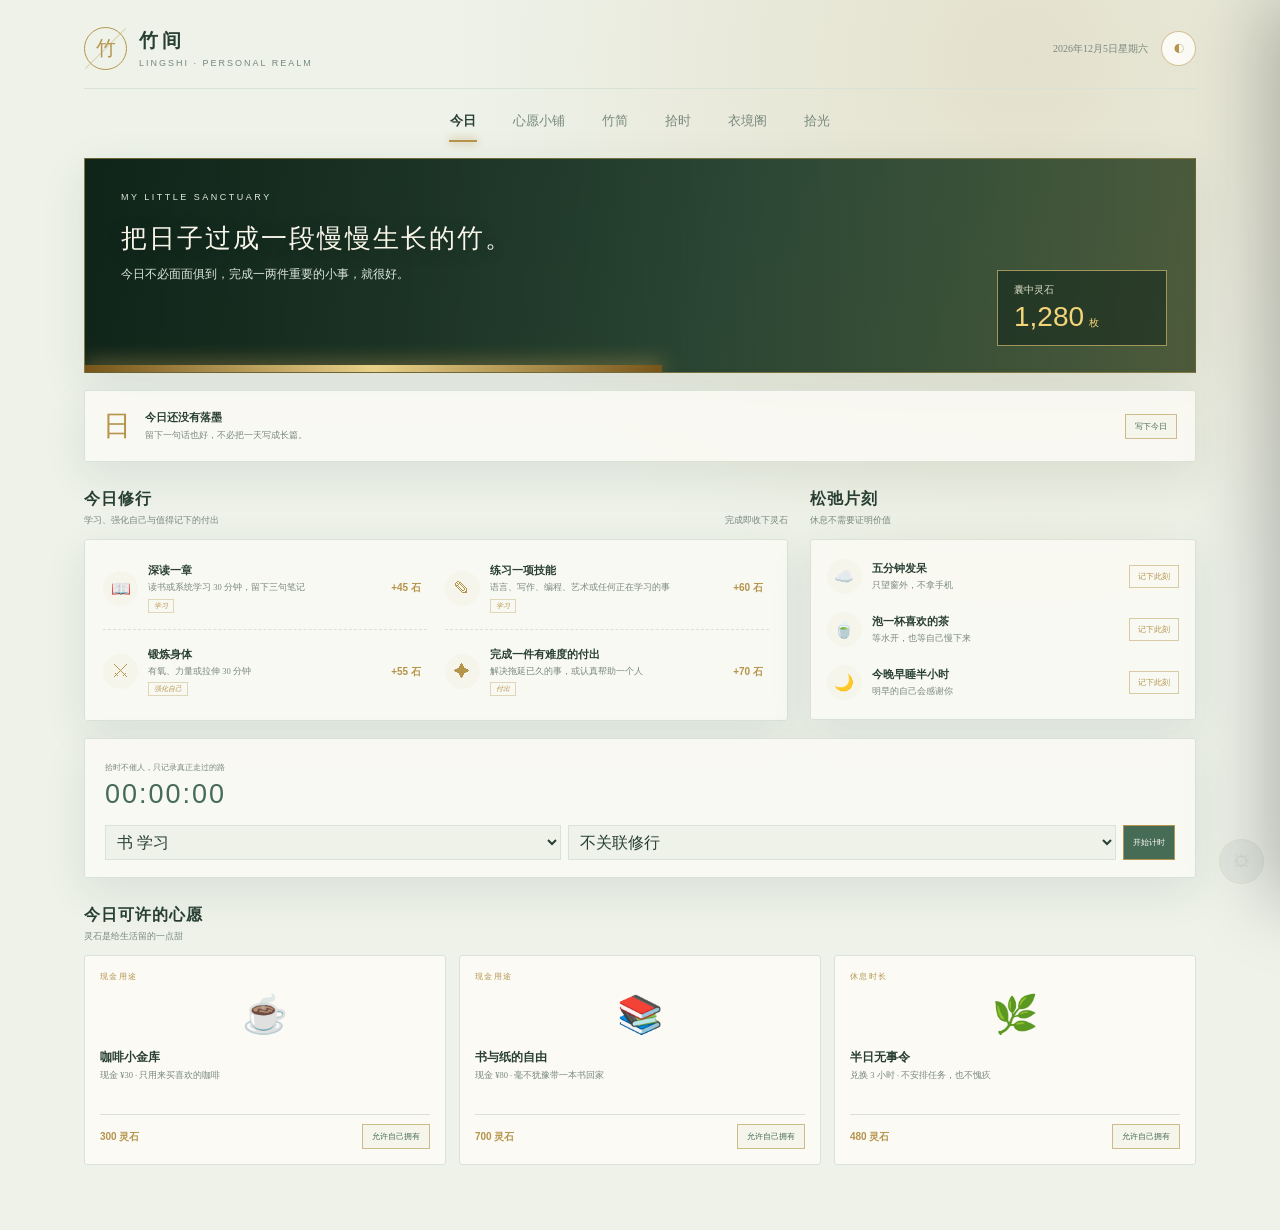
<file: 竹间灵石系统/index.html>
<!doctype html>
<html lang="zh-CN">
<head>
  <meta charset="utf-8">
  <meta name="viewport" content="width=device-width,initial-scale=1">
  <meta name="description" content="可扩展的个人任务、灵石、心愿与主题系统">
  <title>竹间灵石系统</title>
  <link rel="stylesheet" href="./styles/core.css">
</head>
<body>
  <div id="theme-layer" aria-hidden="true"></div>
  <div class="app-shell">
    <header class="app-header">
      <div class="brand"><div class="brand-seal">竹</div><div><h1 data-profile-name>竹间</h1><small>LINGSHI · PERSONAL REALM</small></div></div>
      <div class="header-actions"><span id="today-date"></span><button class="icon-button" id="quick-night" title="昼夜切换">◐</button></div>
    </header>
    <nav class="main-nav" id="main-nav" aria-label="主要页面"></nav>
    <main id="page-root"></main>
  </div>
  <button class="secret-gear" id="settings-open" title="进入墨房" aria-label="打开设置">⚙</button>
  <div class="scrim" id="scrim"></div>
  <aside class="drawer" id="settings-drawer" aria-label="墨房设置">
    <header class="drawer-header"><div><h2>墨房</h2><p>界面编辑、扩展管理与 AI 批量修改</p></div><button class="bare-button" id="settings-close">×</button></header>
    <nav class="drawer-nav" id="settings-nav"></nav>
    <div class="drawer-content" id="settings-content"></div>
  </aside>
  <div class="modal-backdrop" id="modal-backdrop"><section class="modal-card" id="modal-card"></section></div>
  <div class="toast" id="toast"></div>
  <script src="./core/runtime.js"></script>
  <script src="./core/storage.js"></script>
  <script src="./core/services.js"></script>
  <script src="./core/config-engine.js"></script>
  <script src="./core/theme-engine.js"></script>
  <script src="./core/shell.js"></script>
  <script src="./extensions/registry.generated.js"></script>
  <script src="./core/boot.js"></script>
</body>
</html>
</file>
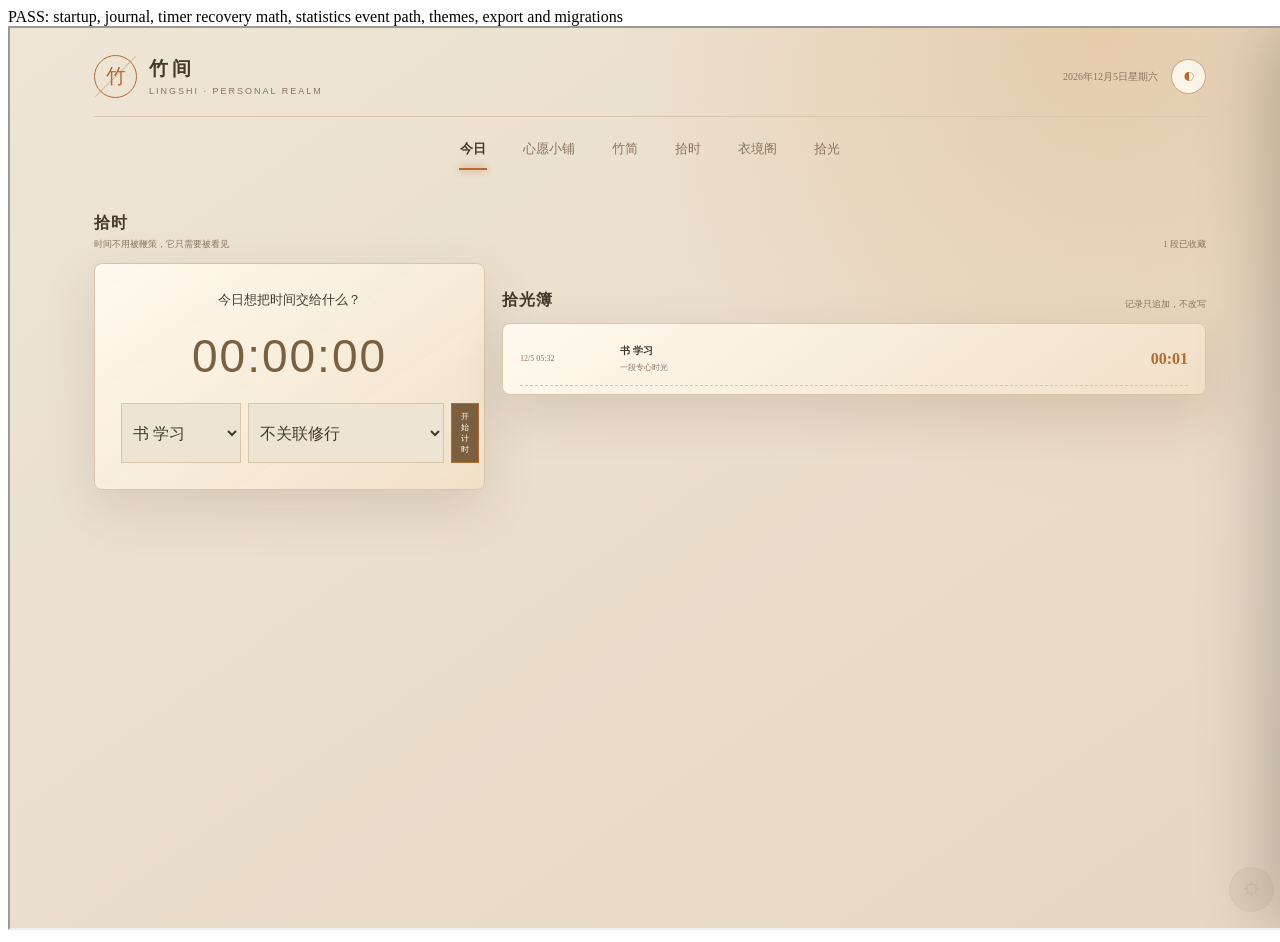
<file: tests/smoke.html>
<!doctype html><meta charset="utf-8"><title>竹间灵石系统冒烟测试</title><div id="result" data-status="RUNNING">RUNNING</div><iframe id="app" src="../竹间灵石系统/index.html" style="width:1280px;height:900px"></iframe><script>
const out=document.getElementById('result'),frame=document.getElementById('app');let phase=0;
const assert=(v,m)=>{if(!v)throw Error(m)};
frame.onload=()=>setTimeout(()=>{try{
 const w=frame.contentWindow,L=w.Lingshi;assert(L,'Lingshi missing');assert(L.loader.failed.size===0,'extension failure: '+[...L.loader.failed].map(x=>x[0]+':'+x[1].message));assert(L.errors.length===0,'startup errors: '+JSON.stringify(L.errors));
 assert(L.loader.loaded.size===20,'expected 20 extensions, got '+L.loader.loaded.size);
 const journal=L.registries.systems.get('system.daily-journal').publicApi,timer=L.registries.systems.get('system.focus-timer').publicApi,sync=L.registries.systems.get('system.sync-contract').publicApi;
 if(phase===0){
  const date=new Date().toISOString().slice(0,10),entry=journal.save({date,mood:'明朗',body:'云端冒烟测试日记',tags:['测试'],taskIds:[]});
  assert(entry.id&&entry.revision===1&&entry.deviceId&&entry.deletedAt===null,'journal sync metadata');
  L.shell.activePage='page.journal';L.shell.renderPage();assert(w.document.querySelector('h2')?.textContent.includes('竹简'),'journal page');
  timer.start({categoryId:'learning'});const a=L.services.storage.getState().extensionData['system.focus-timer'].active;a.startedAt=new Date(Date.now()-125000).toISOString();
  timer.pause();const live=L.services.storage.getState().extensionData['system.focus-timer'].active;live.pauses[live.pauses.length-1].start=new Date(Date.now()-60000).toISOString();timer.resume();const session=timer.end();
  assert(session.durationMs>60000&&session.durationMs<70000,'timestamp/pause duration '+session.durationMs);assert(session.immutable&&session.revision===1,'immutable session metadata');
  assert(!L.services.storage.getState().economy.transactions.some(x=>x.meta?.timerSessionId===session.id),'reward must default off');
  phase=1;frame.contentWindow.location.reload();return;
 }
 assert(journal.list().some(x=>x.body==='云端冒烟测试日记'),'journal persistence');assert(timer.sessions().length===1&&!timer.active(),'timer persistence');
 L.shell.activePage='page.timer';L.shell.renderPage();assert(w.document.querySelector('h2')?.textContent.includes('拾时'),'timer page');
 for(const id of ['theme.thunderstorm','theme.burning-sky','theme.autumn-wind']){L.services.theme.grant(id,1);L.services.theme.activate(id);assert(w.document.body.dataset.theme===id,'theme activate '+id);assert(w.document.getElementById('theme-layer').children.length>0,'theme layer '+id)}
 const cfg=L.services.config.exportConfig();assert(cfg.extensionConfig['system.daily-journal']&&cfg.extensionConfig['system.focus-timer'],'config export namespaces');
 assert(L.services.storage.getState().extensions.migrationVersions['system.daily-journal']===1,'journal migration');
 out.dataset.status='PASS';out.textContent='PASS: startup, journal, timer recovery math, statistics event path, themes, export and migrations';
}catch(e){out.dataset.status='FAIL';out.textContent='FAIL: '+e.stack;console.error(e)}},150);
</script>
</file>
<file: 竹间灵石系统/styles/core.css>
:root{
  --color-background-primary:#eef2e9;--color-background-glow:rgba(181,148,76,.18);
  --color-surface-card:#fbfaf4;--color-surface-raised:#f5f5eb;--color-surface-glass:rgba(251,250,244,.88);
  --color-text-primary:#293f34;--color-text-muted:#78887d;--color-border-soft:#d9e2d6;
  --color-accent-primary:#476c55;--color-accent-secondary:#789179;--color-luxury:#b5944c;--color-luxury-bright:#ead28a;--color-danger:#a45f58;
  --shadow-card:0 14px 44px rgba(37,62,46,.09);--shadow-luxury:0 0 36px rgba(181,148,76,.12);
  --radius-card:3px;--radius-control:2px;--font-display:"Noto Serif SC","Songti SC",serif;--font-body:"Noto Serif SC","Microsoft YaHei",serif;
  --motion-fast:180ms;--motion-slow:520ms;--hero-image:none;--hero-overlay:linear-gradient(112deg,#294a37 0%,#4d7156 57%,#8a743b 145%);
}
*{box-sizing:border-box}html{scroll-behavior:smooth}body{margin:0;min-height:100vh;color:var(--color-text-primary);background:var(--color-background-primary);font-family:var(--font-body);transition:background var(--motion-slow),color var(--motion-fast);background-image:radial-gradient(circle at 80% 5%,var(--color-background-glow),transparent 36rem)}button,input,textarea,select{font:inherit}button{cursor:pointer}.app-shell{position:relative;z-index:2;max-width:1180px;margin:auto;padding:27px 34px 65px}.app-header{display:flex;justify-content:space-between;align-items:center;padding-bottom:18px;border-bottom:1px solid var(--color-border-soft)}.brand{display:flex;align-items:center;gap:12px}.brand-seal{width:43px;height:43px;border:1px solid var(--color-luxury);border-radius:50%;display:grid;place-items:center;color:var(--color-luxury);font-size:20px;position:relative}.brand-seal:before{content:"";position:absolute;width:1px;height:57px;background:var(--color-luxury);opacity:.35;transform:rotate(45deg)}.brand h1{font-size:19px;letter-spacing:4px;margin:0;font-weight:600}.brand small{display:block;margin-top:3px;color:var(--color-text-muted);font:9px/1.4 Arial,sans-serif;letter-spacing:2px}.header-actions{display:flex;align-items:center;gap:13px;color:var(--color-text-muted);font-size:10px}.icon-button{width:35px;height:35px;border:1px solid color-mix(in srgb,var(--color-luxury) 55%,transparent);border-radius:50%;background:var(--color-surface-card);color:var(--color-luxury)}.icon-button:hover{background:var(--color-accent-primary);color:var(--color-luxury-bright)}.main-nav{display:flex;justify-content:center;gap:35px;padding:18px 0 23px}.main-nav button{border:0;background:none;color:var(--color-text-muted);font-size:13px;padding:5px 1px;position:relative}.main-nav button.active{color:var(--color-text-primary);font-weight:700}.main-nav button.active:after{content:"";position:absolute;height:2px;width:28px;left:50%;bottom:-7px;transform:translateX(-50%);background:var(--color-luxury);box-shadow:0 0 9px var(--color-luxury)}.hero{position:relative;overflow:hidden;min-height:215px;padding:33px 36px;color:#f9f6e9;background-image:linear-gradient(90deg,rgba(10,28,19,.82),rgba(22,47,31,.35)),var(--hero-image),var(--hero-overlay);background-size:cover;background-position:center;border:1px solid color-mix(in srgb,var(--color-luxury) 55%,transparent);box-shadow:var(--shadow-card)}.hero:after{content:"";position:absolute;left:0;bottom:0;width:52%;height:7px;background:linear-gradient(90deg,#77551a,var(--color-luxury-bright),#77551a);box-shadow:0 0 20px var(--color-luxury)}.hero-kicker{font:9px Arial,sans-serif;letter-spacing:2.5px;color:#e1eadc}.hero h2{position:relative;z-index:1;max-width:620px;margin:18px 0 8px;font:500 26px/1.45 var(--font-display);letter-spacing:2px;text-shadow:0 3px 18px rgba(0,0,0,.25)}.hero p{position:relative;z-index:1;max-width:600px;margin:0;color:#dfe8dd;font-size:12px}.balance-orb{position:absolute;z-index:2;right:28px;bottom:26px;min-width:170px;padding:12px 16px;background:rgba(12,31,21,.48);border:1px solid rgba(235,207,125,.62);backdrop-filter:blur(9px)}.balance-orb span{display:block;color:#dbdec5;font-size:10px}.balance-orb strong{display:block;color:#f3d579;font:500 28px Arial,sans-serif;margin-top:4px}.balance-orb i{font:normal 10px var(--font-body);margin-left:5px}.section-head{display:flex;align-items:end;justify-content:space-between;margin:27px 0 12px}.section-head h2,.section-head h3{margin:0;font-size:16px;letter-spacing:1px}.section-head p,.section-head span{margin:4px 0 0;color:var(--color-text-muted);font-size:9px}.two-column{display:grid;grid-template-columns:1.55fr .85fr;gap:22px}.card{background:var(--color-surface-glass);border:1px solid var(--color-border-soft);border-radius:var(--radius-card);box-shadow:var(--shadow-card);backdrop-filter:blur(8px)}.task-grid{display:grid;grid-template-columns:1fr 1fr;padding:7px 18px;gap:0 18px}.task-row{min-height:83px;display:flex;align-items:center;gap:10px;border-bottom:1px dashed var(--color-border-soft)}.task-row:nth-last-child(-n+2){border-bottom:0}.circle-icon{width:35px;height:35px;flex:none;border-radius:50%;display:grid;place-items:center;background:var(--color-surface-raised);color:var(--color-luxury)}.task-row h4,.ritual-row h4{font-size:11px;margin:0 0 3px}.task-row p,.ritual-row p{font-size:8.5px;line-height:1.5;color:var(--color-text-muted);margin:0}.category-badge{display:inline-block;margin-top:4px;padding:1px 5px;border:1px solid color-mix(in srgb,var(--color-luxury) 35%,transparent);color:var(--color-luxury);font-size:7px}.earn-button{margin-left:auto;border:0;background:none;color:var(--color-luxury);font:600 10px Arial,sans-serif;white-space:nowrap}.earn-button.done{text-decoration:line-through;color:var(--color-text-muted)}.ritual-list{padding:10px 16px}.ritual-row{display:flex;align-items:center;gap:10px;padding:9px 0}.ritual-row button{margin-left:auto;border:1px solid color-mix(in srgb,var(--color-luxury) 48%,transparent);background:transparent;color:var(--color-luxury);padding:5px 8px;font-size:8px}.ritual-row button.done{opacity:.45}.grid-3{display:grid;grid-template-columns:repeat(3,1fr);gap:13px}.product-card{position:relative;min-height:196px;padding:15px;background:var(--color-surface-card);border:1px solid var(--color-border-soft);border-radius:var(--radius-card);transition:transform var(--motion-fast),box-shadow var(--motion-fast);overflow:hidden}.product-card:hover{transform:translateY(-4px);box-shadow:var(--shadow-card),var(--shadow-luxury)}.product-type{font:8px Arial,sans-serif;letter-spacing:1.3px;color:var(--color-luxury)}.product-icon{height:64px;display:grid;place-items:center;font-size:37px}.product-card h4{font-size:12px;margin:3px 0}.product-card p{height:34px;margin:0 0 11px;font-size:8.5px;line-height:1.55;color:var(--color-text-muted)}.product-foot{display:flex;align-items:center;justify-content:space-between;padding-top:9px;border-top:1px solid var(--color-border-soft)}.product-foot b{font:600 10px Arial,sans-serif;color:var(--color-luxury)}.product-foot button,.outline-button{border:1px solid color-mix(in srgb,var(--color-luxury) 60%,transparent);background:var(--color-surface-raised);color:var(--color-accent-primary);padding:6px 9px;font-size:8px}.product-foot button:hover,.outline-button:hover{background:var(--color-accent-primary);color:#fff}.stat-grid{display:grid;grid-template-columns:repeat(3,1fr);gap:14px}.stat-card{padding:20px;text-align:center;background:var(--color-surface-card);border:1px solid var(--color-border-soft);border-radius:var(--radius-card)}.stat-card span{font-size:9px;color:var(--color-text-muted)}.stat-card strong{display:block;margin:7px 0;color:var(--color-accent-primary);font:500 26px Arial,sans-serif}.stat-card em{font-style:normal;font-size:8px;color:var(--color-luxury)}.log{margin-top:16px;padding:9px 19px}.log-row{display:grid;grid-template-columns:85px 1fr auto;gap:10px;align-items:center;padding:11px 0;border-bottom:1px dashed var(--color-border-soft);font-size:10px}.log-row:last-child{border:0}.log-row time{color:var(--color-text-muted);font:8px Arial,sans-serif}.log-row b{color:var(--color-luxury);font:600 10px Arial,sans-serif}.empty{grid-column:1/-1;padding:32px;text-align:center;color:var(--color-text-muted);font-size:10px}.theme-grid{display:grid;grid-template-columns:repeat(2,1fr);gap:15px}.theme-card{position:relative;min-height:250px;padding:18px;background:var(--color-surface-card);border:1px solid var(--color-border-soft);overflow:hidden}.theme-card.active{border:2px solid var(--color-luxury);box-shadow:var(--shadow-luxury)}.theme-preview{height:105px;margin:-18px -18px 15px;background-size:cover;background-position:center;position:relative}.theme-preview:after{content:"";position:absolute;inset:0;background:linear-gradient(90deg,rgba(0,0,0,.08),rgba(0,0,0,.45))}.theme-preview b{position:absolute;z-index:1;right:18px;top:13px;color:rgba(255,255,255,.85);font-size:36px}.theme-card h4{font-size:13px;margin:0 0 5px}.theme-card p{font-size:9px;color:var(--color-text-muted);margin:0}.tag-list{display:flex;gap:5px;margin-top:9px;flex-wrap:wrap}.tag{padding:2px 5px;background:var(--color-surface-raised);color:var(--color-text-muted);font-size:7px}.theme-footer{position:absolute;left:18px;right:18px;bottom:15px;display:flex;justify-content:space-between;align-items:center}.theme-footer span{font:9px Arial,sans-serif;color:var(--color-luxury)}.secret-gear{position:fixed;z-index:50;right:16px;bottom:16px;width:45px;height:45px;border-radius:50%;border:1px solid rgba(181,148,76,.28);background:rgba(40,65,49,.14);color:rgba(55,82,63,.34);opacity:.34;font-size:18px;backdrop-filter:blur(6px);transition:.25s}.secret-gear:hover,.secret-gear.open{opacity:1;transform:rotate(25deg);background:#304e3b;color:var(--color-luxury-bright);border-color:var(--color-luxury);box-shadow:0 10px 27px rgba(0,0,0,.24)}.scrim,.modal-backdrop{position:fixed;inset:0;z-index:51;background:rgba(13,25,17,.56);backdrop-filter:blur(3px);opacity:0;pointer-events:none;transition:.25s}.scrim.show,.modal-backdrop.show{opacity:1;pointer-events:auto}.drawer{position:fixed;z-index:52;right:0;top:0;bottom:0;width:min(520px,96vw);background:var(--color-surface-card);border-left:1px solid var(--color-luxury);box-shadow:-25px 0 70px rgba(0,0,0,.25);transform:translateX(102%);transition:transform .3s;display:flex;flex-direction:column}.drawer.show{transform:none}.drawer-header{padding:22px 23px 15px;border-bottom:1px solid var(--color-border-soft);display:flex;justify-content:space-between}.drawer-header h2{font-size:17px;letter-spacing:2px;margin:0 0 4px}.drawer-header p{font-size:9px;color:var(--color-text-muted);margin:0}.bare-button{border:0;background:none;color:var(--color-text-muted);font-size:22px}.drawer-nav{display:flex;gap:4px;padding:11px 18px 0;overflow-x:auto}.drawer-nav button{flex:none;border:1px solid var(--color-border-soft);background:transparent;color:var(--color-text-muted);padding:6px 9px;font-size:8px}.drawer-nav button.active{background:var(--color-accent-primary);color:#fff;border-color:var(--color-accent-primary)}.drawer-content{padding:17px 21px 35px;overflow:auto}.manager-head{display:flex;justify-content:space-between;align-items:center;margin-bottom:12px}.manager-head b{font-size:11px}.manage-row{display:grid;grid-template-columns:32px 1fr auto;gap:9px;align-items:center;padding:10px 0;border-bottom:1px dashed var(--color-border-soft)}.manage-row h4{font-size:10px;margin:0}.manage-row p{font-size:8px;color:var(--color-text-muted);margin:3px 0 0}.mini-actions{display:flex;gap:4px}.mini-actions button{border:0;background:var(--color-surface-raised);color:var(--color-accent-primary);padding:5px 7px;font-size:8px}.mini-actions .danger{color:var(--color-danger)}.form-field{margin-bottom:12px}.form-field label{display:block;font-size:9px;color:var(--color-text-muted);margin-bottom:5px}.form-field input,.form-field textarea,.form-field select{width:100%;padding:9px 10px;border:1px solid var(--color-border-soft);border-radius:var(--radius-control);background:var(--color-background-primary);color:var(--color-text-primary);font-size:10px;outline:none}.form-field textarea{min-height:68px;resize:vertical}.form-field input:focus,.form-field textarea:focus,.form-field select:focus{border-color:var(--color-luxury);box-shadow:0 0 0 2px color-mix(in srgb,var(--color-luxury) 14%,transparent)}.primary-button{width:100%;padding:9px;border:1px solid var(--color-accent-primary);background:var(--color-accent-primary);color:#fff;font-size:10px}.modal-backdrop{z-index:60;display:grid;place-items:center}.modal-card{width:min(430px,92vw);max-height:88vh;overflow:auto;padding:22px;background:var(--color-surface-card);border:1px solid var(--color-luxury);box-shadow:0 25px 80px rgba(0,0,0,.33)}.modal-card header{display:flex;align-items:center;justify-content:space-between;margin-bottom:16px}.modal-card h3{font-size:14px;margin:0}.form-actions{display:flex;gap:8px;margin-top:15px}.form-actions button{flex:1;padding:8px;border:1px solid var(--color-border-soft);background:transparent;color:var(--color-text-muted);font-size:9px}.form-actions .confirm{background:var(--color-accent-primary);border-color:var(--color-accent-primary);color:#fff}.code-box{width:100%;min-height:230px;padding:12px;border:1px solid var(--color-border-soft);background:#111b16;color:#d9eadc;font:9px/1.65 Consolas,monospace;resize:vertical}.toolbar{display:flex;gap:7px;margin:9px 0}.toolbar>*{flex:1}.toolbar button,.toolbar label{display:block;text-align:center;padding:7px;border:1px solid var(--color-luxury);background:transparent;color:var(--color-luxury);font-size:8px;cursor:pointer}.toolbar .primary{background:var(--color-accent-primary);color:#fff;border-color:var(--color-accent-primary)}.help-box{padding:11px;margin-bottom:11px;background:var(--color-surface-raised);border-left:3px solid var(--color-luxury);font-size:8px;line-height:1.7;color:var(--color-text-muted)}.diff-list{max-height:240px;overflow:auto;margin:11px 0}.diff-row{padding:8px;border-bottom:1px dashed var(--color-border-soft);font:8px/1.5 Consolas,monospace}.diff-row b{display:block;color:var(--color-luxury)}.manual-text{white-space:pre-wrap;padding:13px;max-height:58vh;overflow:auto;background:var(--color-surface-raised);border:1px solid var(--color-border-soft);font:9px/1.7 Consolas,"Microsoft YaHei",sans-serif}.extension-row{padding:11px 0;border-bottom:1px dashed var(--color-border-soft);display:flex;justify-content:space-between;gap:12px}.extension-row h4{font-size:10px;margin:0 0 3px}.extension-row p{font-size:8px;color:var(--color-text-muted);margin:0}.status-ok{color:var(--color-accent-primary)}.status-error{color:var(--color-danger)}.toast{position:fixed;z-index:80;left:50%;bottom:22px;transform:translate(-50%,65px);opacity:0;padding:10px 16px;background:#274535;color:#f4efd9;border:1px solid #a98b43;font-size:9px;transition:.22s;box-shadow:0 10px 30px rgba(0,0,0,.22)}.toast.show{opacity:1;transform:translate(-50%,0)}#theme-layer{position:fixed;z-index:1;inset:0;pointer-events:none;overflow:hidden}.slot:empty{display:none}
@media(max-width:760px){.app-shell{padding:19px}.two-column{grid-template-columns:1fr}.task-grid{grid-template-columns:1fr}.task-row:nth-last-child(2){border-bottom:1px dashed var(--color-border-soft)}.grid-3{grid-template-columns:1fr 1fr}.stat-grid{grid-template-columns:1fr}.theme-grid{grid-template-columns:1fr}.header-actions span{display:none}.hero{padding:25px}.balance-orb{right:17px}.main-nav{gap:22px}}
@media(max-width:440px){.app-shell{padding:14px}.grid-3{grid-template-columns:1fr}.hero h2{font-size:21px}.hero p{max-width:230px}.balance-orb{bottom:16px}.drawer-content{padding:15px}}
@media(prefers-reduced-motion:reduce){*,*:before,*:after{animation-duration:.001ms!important;animation-iteration-count:1!important;transition-duration:.001ms!important}}
</file>
